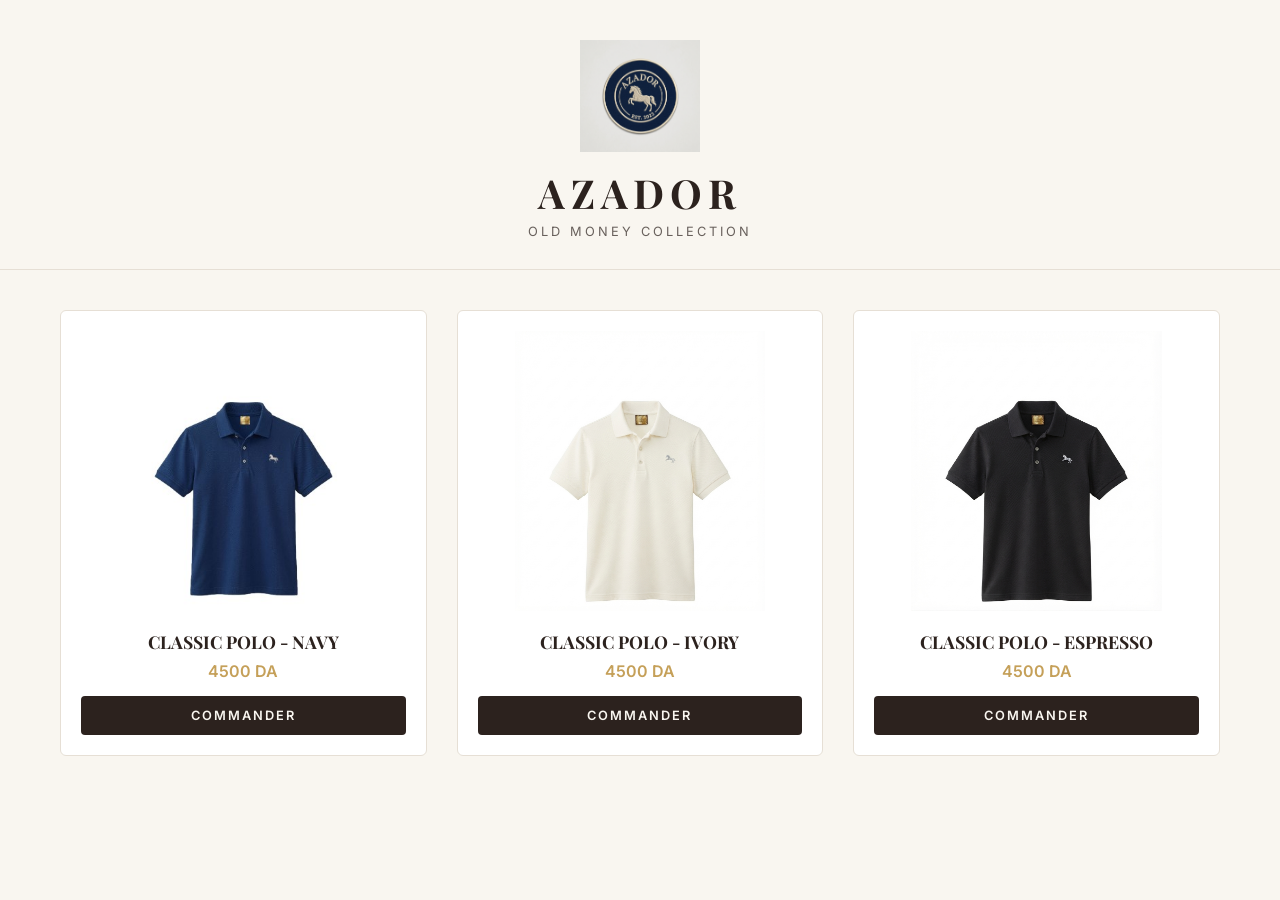
<file: index.html>
<!DOCTYPE html>
<html lang="fr" dir="ltr">
<head>
    <meta charset="UTF-8">
    <meta name="viewport" content="width=device-width, initial-scale=1.0">
    <title>AZADOR | Old Money Collection</title>
    <link href="https://fonts.googleapis.com/css2?family=Inter:wght@300;400;500;600&family=Playfair+Display:ital,wght@0,500;0,600;0,700;1,400&display=swap" rel="stylesheet">
    
    <style>
        :root {
            --bg-color: #F9F6F0;
            --text-main: #2C221E;
            --accent-gold: #C5A059;
            --card-bg: #FFFFFF;
            --border-color: #E6DFD5;
        }

        * { margin: 0; padding: 0; box-sizing: border-box; }

        body {
            background-color: var(--bg-color);
            color: var(--text-main);
            font-family: 'Inter', sans-serif;
        }

        header {
            padding: 40px 20px 30px;
            text-align: center;
            border-bottom: 1px solid var(--border-color);
        }

        .logo-img {
            max-width: 120px;
            height: auto;
            margin-bottom: 10px;
        }

        header h1 {
            font-family: 'Playfair Display', serif;
            font-size: 2.5rem;
            letter-spacing: 6px;
        }

        header p {
            font-size: 0.8rem;
            letter-spacing: 3px;
            opacity: 0.7;
            text-transform: uppercase;
            margin-top: 5px;
        }

        .container {
            max-width: 1200px;
            margin: 40px auto;
            padding: 0 20px;
        }

        .products-grid {
            display: grid;
            grid-template-columns: repeat(auto-fit, minmax(280px, 1fr));
            gap: 30px;
        }

        .product-card {
            background: var(--card-bg);
            border: 1px solid var(--border-color);
            border-radius: 6px;
            overflow: hidden;
            text-align: center;
            padding: 20px;
            transition: transform 0.3s ease;
        }

        .product-card:hover { transform: translateY(-5px); }

        .product-card img {
            width: 100%;
            height: 280px;
            object-fit: contain;
            border-radius: 4px;
            margin-bottom: 15px;
        }

        .product-card h3 {
            font-family: 'Playfair Display', serif;
            font-size: 1.1rem;
            margin-bottom: 8px;
        }

        .product-card .price {
            color: var(--accent-gold);
            font-weight: 600;
            margin-bottom: 15px;
        }

        .btn-buy {
            display: inline-block;
            width: 100%;
            padding: 12px;
            background: var(--text-main);
            color: var(--bg-color);
            text-decoration: none;
            font-size: 0.8rem;
            letter-spacing: 2px;
            text-transform: uppercase;
            font-weight: 600;
            border-radius: 4px;
            transition: background 0.3s ease;
        }

        .btn-buy:hover { background: var(--accent-gold); }
    </style>
</head>
<body>

    <header>
        <img src="logo.jpg.jfif" alt="AZADOR Logo" class="logo-img" onerror="this.style.display='none'">
        <h1>AZADOR</h1>
        <p>OLD MONEY COLLECTION</p>
    </header>

    <div class="container">
        <div class="products-grid">

            <!-- Polo Navy -->
            <div class="product-card">
                <img src="polo.jpg.jpg" alt="Classic Polo Navy">
                <h3>CLASSIC POLO - NAVY</h3>
                <div class="price">4500 DA</div>
                <a href="checkout.html?item=polo_navy" class="btn-buy">Commander</a>
            </div>

            <!-- Polo Ivory -->
            <div class="product-card">
                <img src="polo1.jpg.jfif" alt="Classic Polo Ivory">
                <h3>CLASSIC POLO - IVORY</h3>
                <div class="price">4500 DA</div>
                <a href="checkout.html?item=polo_ivory" class="btn-buy">Commander</a>
            </div>

            <!-- Polo Espresso -->
            <div class="product-card">
                <img src="polo2.jpg.jfif" alt="Classic Polo Espresso">
                <h3>CLASSIC POLO - ESPRESSO</h3>
                <div class="price">4500 DA</div>
                <a href="checkout.html?item=polo_espresso" class="btn-buy">Commander</a>
            </div>

        </div>
    </div>

</body>
</html>
</file>
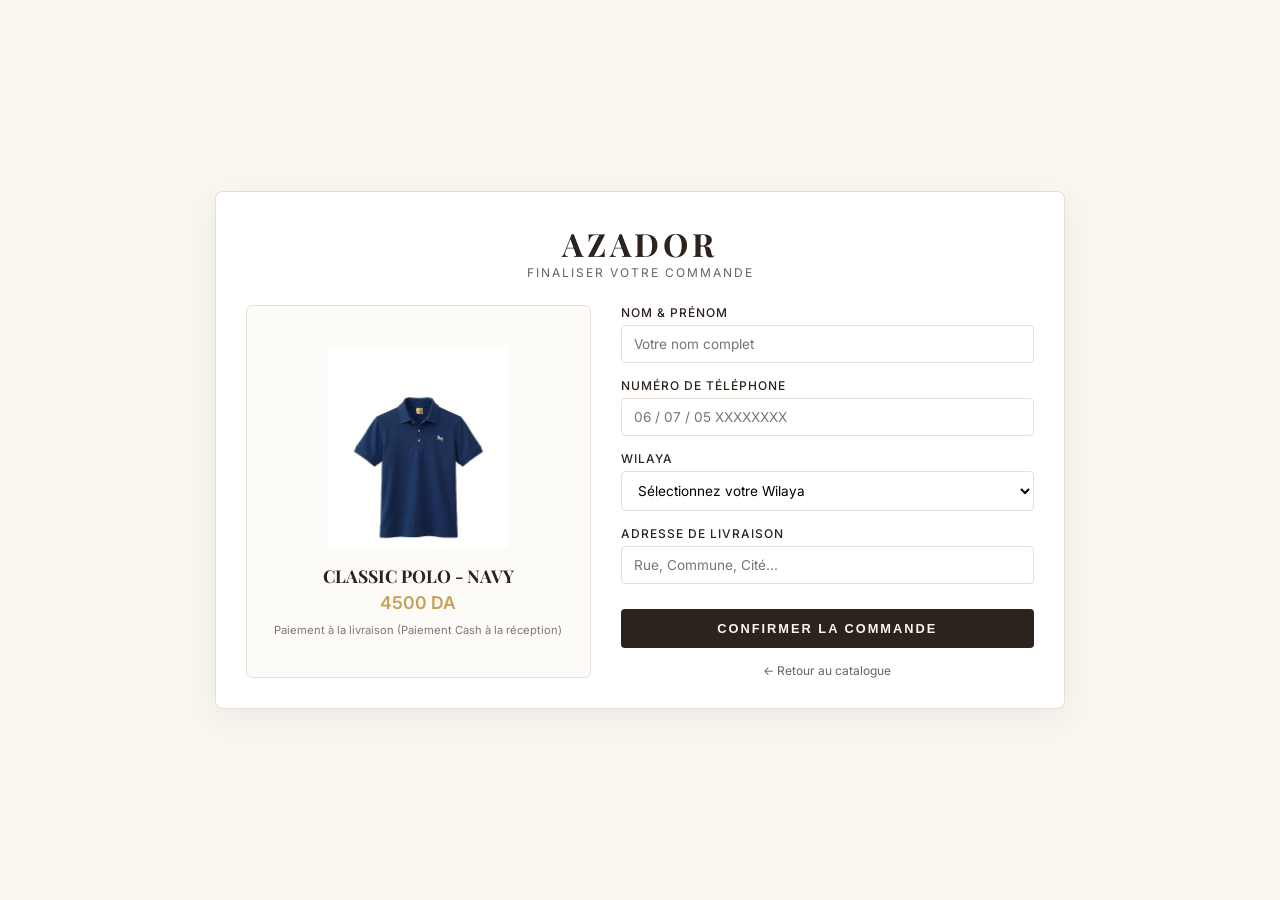
<file: checkout.html>
<!DOCTYPE html>
<html lang="fr" dir="ltr">
<head>
    <meta charset="UTF-8">
    <meta name="viewport" content="width=device-width, initial-scale=1.0">
    <title>AZADOR | Checkout</title>
    <link href="https://fonts.googleapis.com/css2?family=Inter:wght@300;400;500&family=Playfair+Display:ital,wght@0,500;0,600;0,700;1,400&display=swap" rel="stylesheet">
    
    <style>
        :root {
            --bg-color: #F9F6F0;
            --text-main: #2C221E;
            --accent-gold: #C5A059;
            --card-bg: #FFFFFF;
            --border-color: #E6DFD5;
        }

        * {
            margin: 0;
            padding: 0;
            box-sizing: border-box;
        }

        body {
            background-color: var(--bg-color);
            color: var(--text-main);
            font-family: 'Inter', sans-serif;
            min-height: 100vh;
            display: flex;
            align-items: center;
            justify-content: center;
            padding: 20px;
        }

        .checkout-container {
            background: var(--card-bg);
            border: 1px solid var(--border-color);
            border-radius: 8px;
            max-width: 850px;
            width: 100%;
            padding: 30px;
            box-shadow: 0 10px 30px rgba(0,0,0,0.05);
        }

        .brand-header {
            text-align: center;
            margin-bottom: 25px;
        }

        .brand-header h1 {
            font-family: 'Playfair Display', serif;
            font-size: 2rem;
            letter-spacing: 4px;
        }

        .brand-header p {
            font-size: 0.75rem;
            letter-spacing: 2px;
            opacity: 0.7;
            text-transform: uppercase;
        }

        .checkout-grid {
            display: grid;
            grid-template-columns: 1fr 1.2fr;
            gap: 30px;
        }

        @media (max-width: 768px) {
            .checkout-grid {
                grid-template-columns: 1fr;
            }
        }

        .product-summary {
            background: #FDFBF7;
            border: 1px solid var(--border-color);
            padding: 20px;
            border-radius: 6px;
            text-align: center;
            display: flex;
            flex-direction: column;
            align-items: center;
            justify-content: center;
        }

        .product-summary img {
            max-width: 180px;
            height: auto;
            margin-bottom: 15px;
            object-fit: contain;
        }

        .product-summary h3 {
            font-family: 'Playfair Display', serif;
            font-size: 1.1rem;
            margin-bottom: 5px;
        }

        .product-summary .price {
            color: var(--accent-gold);
            font-weight: 600;
            font-size: 1.1rem;
            margin-bottom: 10px;
        }

        .form-group {
            margin-bottom: 15px;
            text-align: left;
        }

        .form-group label {
            display: block;
            font-size: 0.75rem;
            letter-spacing: 1px;
            text-transform: uppercase;
            margin-bottom: 5px;
            font-weight: 500;
        }

        .form-group input, .form-group select {
            width: 100%;
            padding: 10px 12px;
            border: 1px solid var(--border-color);
            border-radius: 4px;
            font-family: inherit;
            font-size: 0.85rem;
            background: transparent;
            outline: none;
        }

        .form-group input:focus, .form-group select:focus {
            border-color: var(--accent-gold);
        }

        .btn-confirm {
            width: 100%;
            padding: 12px;
            background: var(--text-main);
            color: var(--bg-color);
            border: none;
            border-radius: 4px;
            font-size: 0.8rem;
            letter-spacing: 2px;
            text-transform: uppercase;
            cursor: pointer;
            font-weight: 600;
            transition: opacity 0.3s ease;
            margin-top: 10px;
        }

        .btn-confirm:hover {
            opacity: 0.9;
        }

        .back-link {
            display: block;
            text-align: center;
            margin-top: 15px;
            font-size: 0.75rem;
            color: var(--text-main);
            text-decoration: none;
            opacity: 0.7;
        }

        .back-link:hover {
            opacity: 1;
        }
    </style>
</head>
<body>

    <div class="checkout-container">
        <div class="brand-header">
            <h1>AZADOR</h1>
            <p>Finaliser votre commande</p>
        </div>

        <div class="checkout-grid">
            <div class="product-summary">
                <img id="itemImage" src="polo.jpg.jpg" alt="Polo AZADOR">
                <h3 id="itemName">CLASSIC POLO - NAVY</h3>
                <div class="price" id="itemPrice">4500 DA</div>
                <p style="font-size: 0.7rem; opacity: 0.6;">Paiement à la livraison (Paiement Cash à la réception)</p>
            </div>

            <form id="orderForm">
                <div class="form-group">
                    <label for="fullName">Nom & Prénom</label>
                    <input type="text" id="fullName" required placeholder="Votre nom complet">
                </div>

                <div class="form-group">
                    <label for="phone">Numéro de téléphone</label>
                    <input type="tel" id="phone" required placeholder="06 / 07 / 05 XXXXXXXX">
                </div>

                <div class="form-group">
                    <label for="wilaya">Wilaya</label>
                    <select id="wilaya" required>
                        <option value="">Sélectionnez votre Wilaya</option>
                        <option value="16">16 - Alger</option>
                        <option value="31">31 - Oran</option>
                        <option value="25">25 - Constantine</option>
                        <option value="06">06 - Béjaïa</option>
                        <option value="15">15 - Tizi Ouzou</option>
                        <option value="19">19 - Sétif</option>
                    </select>
                </div>

                <div class="form-group">
                    <label for="address">Adresse de livraison</label>
                    <input type="text" id="address" required placeholder="Rue, Commune, Cité...">
                </div>

                <button type="submit" class="btn-confirm">Confirmer la commande</button>
                <a href="index.html" class="back-link">← Retour au catalogue</a>
            </form>
        </div>
    </div>

    <script>
        const products = {
            polo1: {
                name: "CLASSIC POLO - NAVY",
                price: "4500 DA",
                image: "polo.jpg.jpg"
            },
            polo2: {
                name: "CLASSIC POLO - IVORY",
                price: "4500 DA",
                image: "polo1.jpg.jfif"
            },
            polo3: {
                name: "CLASSIC POLO - ESPRESSO",
                price: "4500 DA",
                image: "polo2.jpg.jfif"
            }
        };

        const urlParams = new URLSearchParams(window.location.search);
        const selectedItem = urlParams.get('item') || 'polo1';
        const imgElement = document.getElementById('itemImage');

        if (products[selectedItem]) {
            document.getElementById('itemName').textContent = products[selectedItem].name;
            document.getElementById('itemPrice').textContent = products[selectedItem].price;
            
            imgElement.src = products[selectedItem].image;

            // حيلة تجريب مسار مجلد images في حال تغيير موقعه مستقبلاً
            imgElement.onerror = function() {
                if (!this.src.includes('images/')) {
                    this.src = 'images/' + products[selectedItem].image;
                }
            };
        }

        document.getElementById('orderForm').addEventListener('submit', function(e) {
            e.preventDefault();
            alert('Merci ! Votre commande a été enregistrée avec succès.');
        });
    </script>
</body>
</html>
</file>
